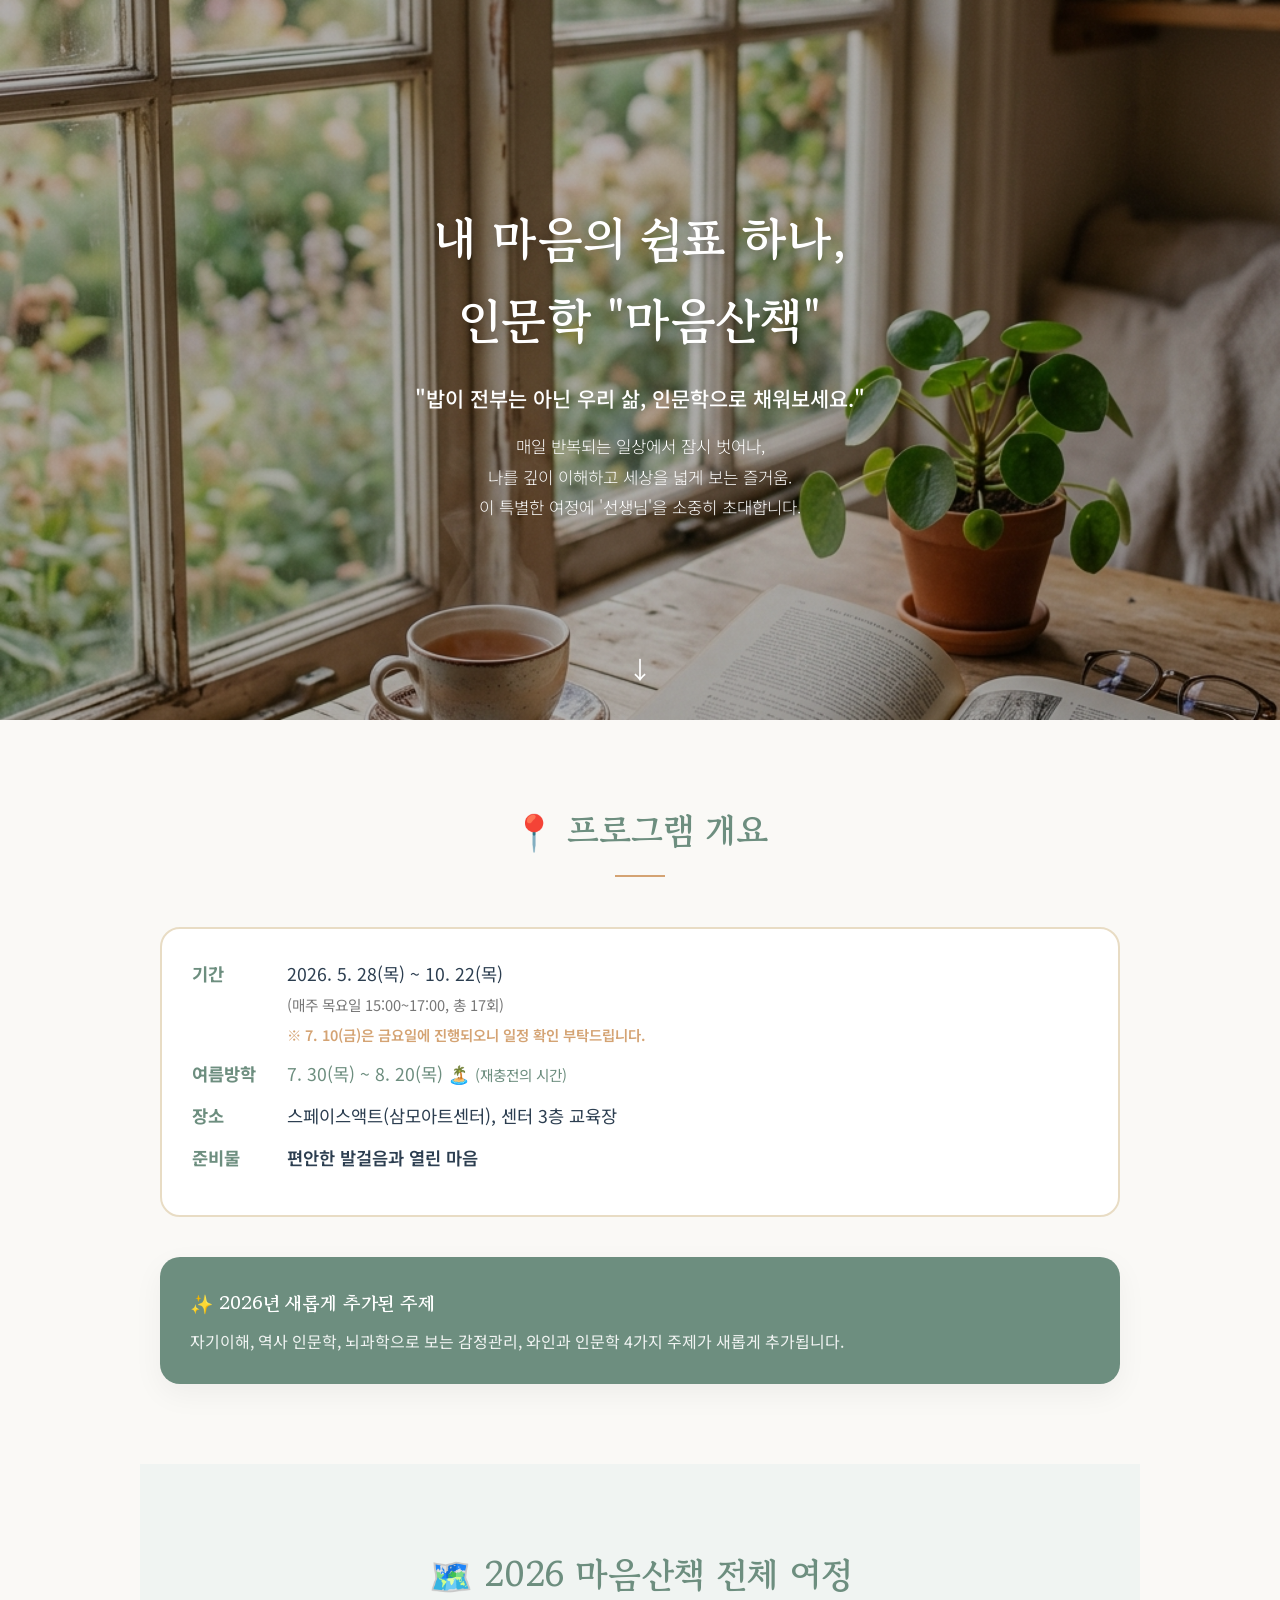
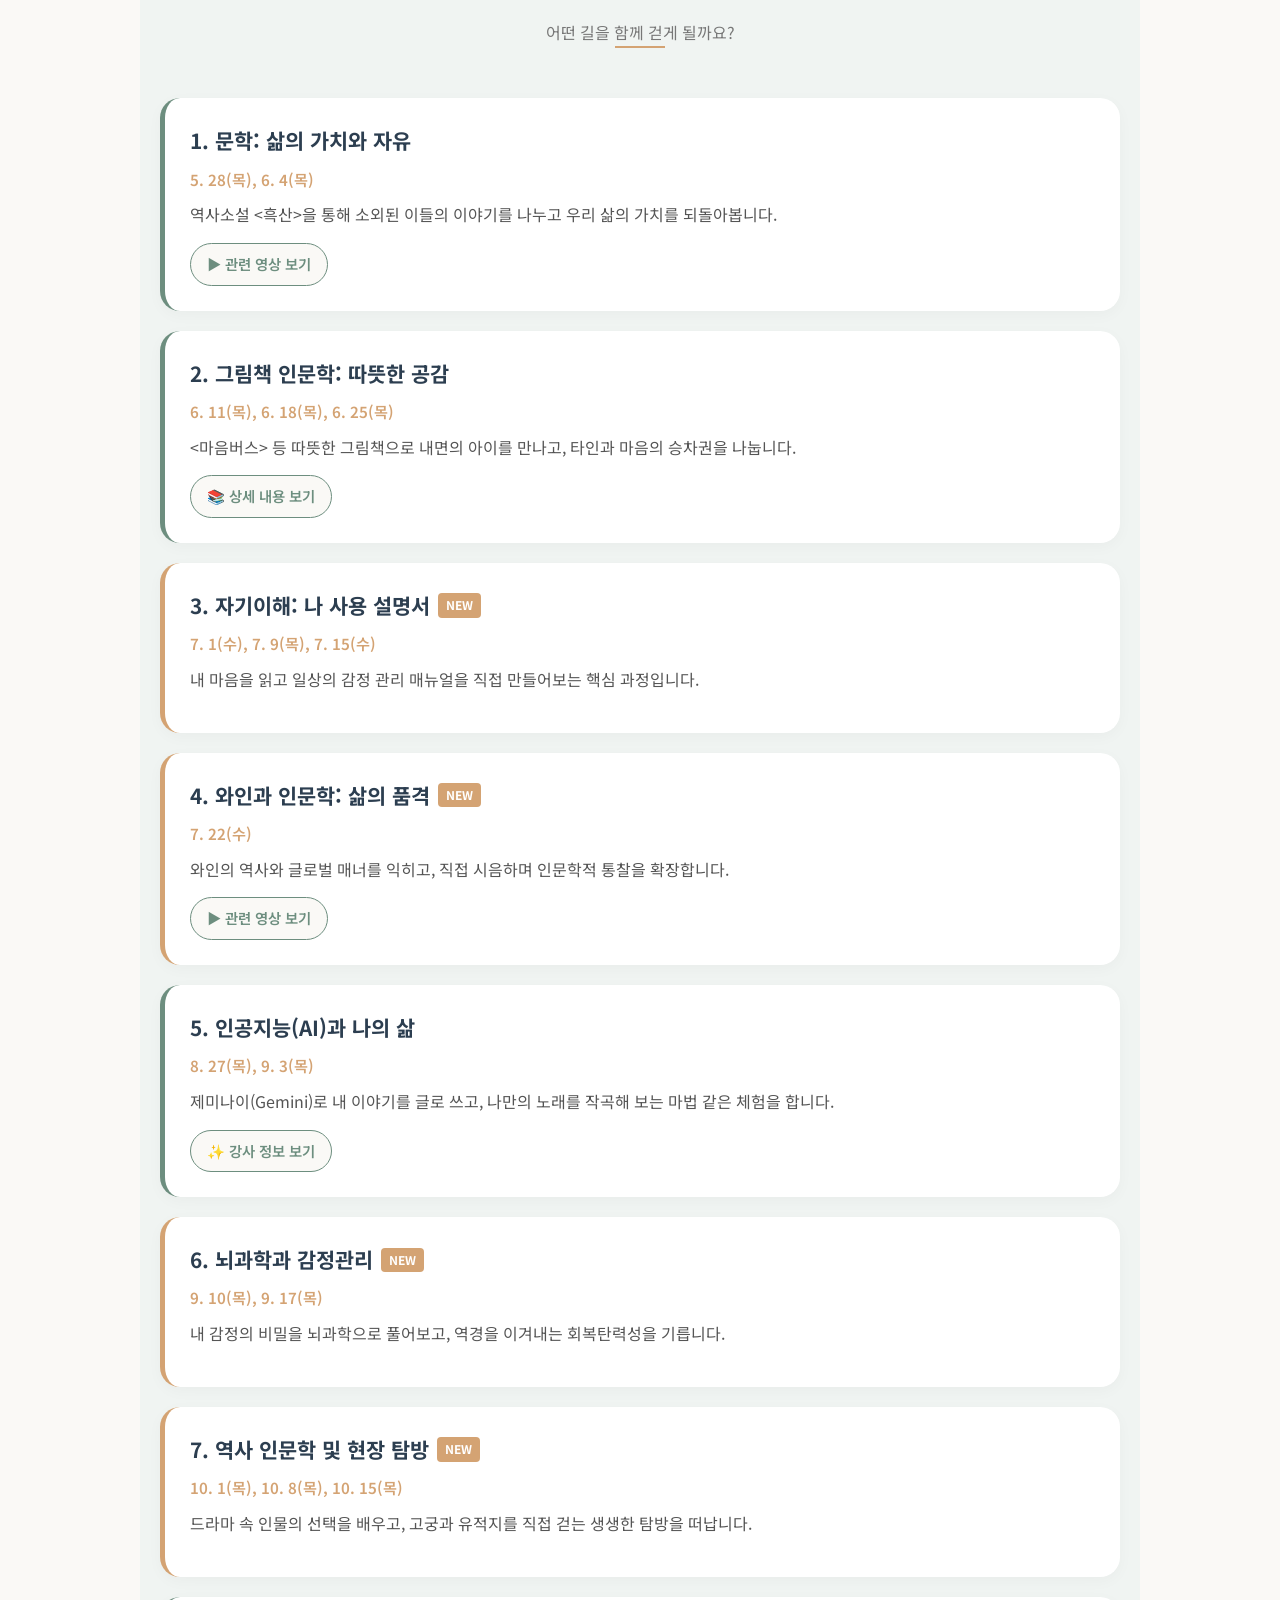
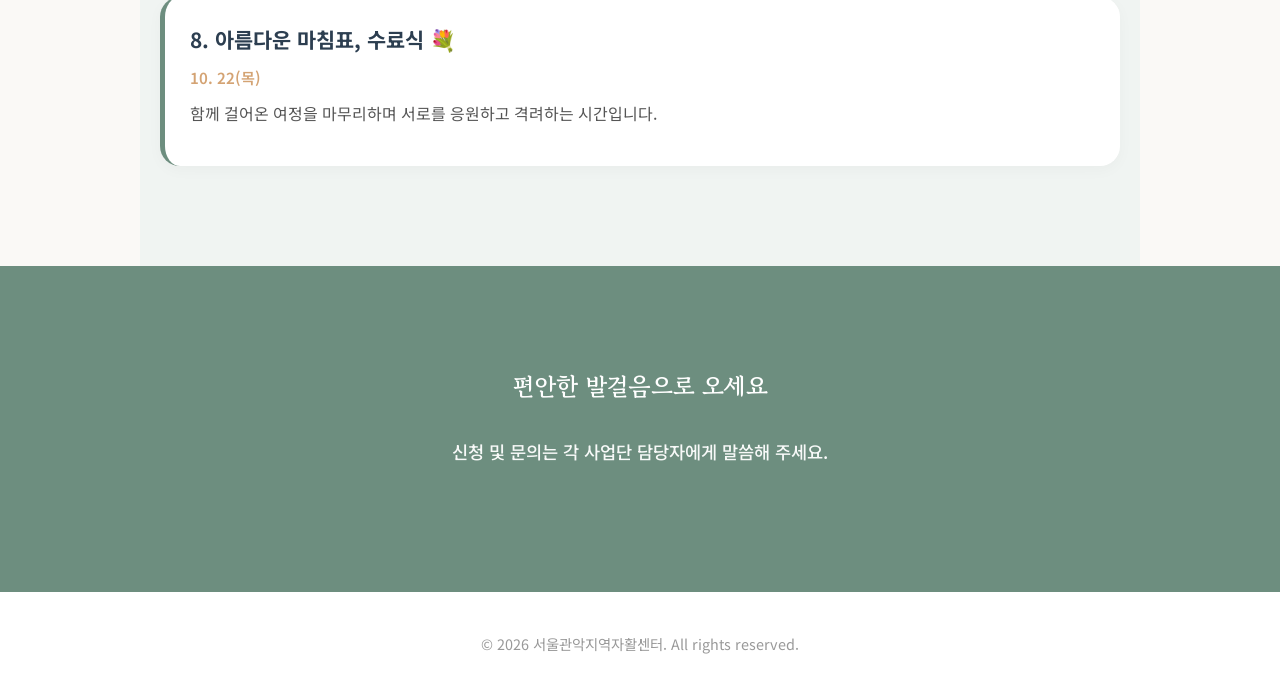
<file: index.html>
<!DOCTYPE html>
<html lang="ko">
<head>
  <meta charset="UTF-8">
  <meta name="viewport" content="width=device-width, initial-scale=1.0">
  
  <!-- 카카오톡/SNS 공유 시 보이는 정보 (Open Graph) -->
  <meta property="og:type" content="website">
  <meta property="og:title" content="마음산책 — 내 마음의 쉼표 하나, 인문학 여행">
  <meta property="og:description" content="밥이 전부는 아닌 우리 삶, 인문학으로 채워보세요. 2026 마음산책 프로그램 안내">
  <meta property="og:image" content="https://maum-walk.netlify.app/assets/hero.png">
  <meta property="og:url" content="https://maum-walk.netlify.app">

  <!-- 트위터/기타 서비스용 -->
  <meta name="twitter:card" content="summary_large_image">
  <meta name="twitter:title" content="마음산책 — 인문학 여행">
  <meta name="twitter:description" content="자활센터 참여자를 위한 따뜻한 인문학 프로그램">
  <meta name="twitter:image" content="https://maum-walk.netlify.app/assets/hero.png">

  <title>마음산책 — 내 마음의 쉼표 하나, 인문학 여행</title>
  <meta name="description" content="2026 서울관악지역자활센터 인문학 프로그램 '마음산책' 안내 페이지입니다.">
  <link rel="stylesheet" href="style.css">
  <link rel="icon" href="data:image/svg+xml,<svg xmlns='http://www.w3.org/2000/svg' viewBox='0 0 100 100'><text y='.9em' font-size='90'>🌿</text></svg>">
  <style>
    .new-badge {
      display: inline-block;
      background-color: var(--accent-color);
      color: white;
      font-size: 0.75rem;
      padding: 2px 8px;
      border-radius: 4px;
      margin-left: 8px;
      font-weight: 700;
      vertical-align: middle;
      font-family: 'Noto Sans KR', sans-serif;
    }
    .overview-box {
      background: #fff;
      border: 2px solid var(--secondary-color);
      border-radius: 20px;
      padding: 30px;
      margin-bottom: 40px;
      text-align: left;
    }
    .overview-list {
      list-style: none;
    }
    .overview-list li {
      margin-bottom: 12px;
      display: flex;
      gap: 15px;
      font-size: 1.1rem;
    }
    .overview-label {
      font-weight: 700;
      color: var(--primary-color);
      min-width: 80px;
    }
    .session-card {
      background: #fff;
      border-radius: 20px;
      padding: 25px;
      margin-bottom: 20px;
      box-shadow: 0 4px 15px rgba(0,0,0,0.03);
      border-left: 5px solid var(--primary-color);
      position: relative;
    }
    .session-title {
      font-size: 1.3rem;
      font-weight: 700;
      color: var(--text-dark);
      margin-bottom: 8px;
      display: flex;
      align-items: center;
      flex-wrap: wrap;
    }
    .session-date {
      color: var(--accent-color);
      font-size: 0.95rem;
      font-weight: 600;
      margin-bottom: 10px;
    }
    .session-desc {
      font-size: 1rem;
      color: #555;
      line-height: 1.6;
      margin-bottom: 15px;
    }
    .link-btn {
      display: inline-flex;
      align-items: center;
      gap: 6px;
      padding: 8px 16px;
      background-color: var(--bg-soft);
      color: var(--primary-color);
      text-decoration: none;
      font-size: 0.9rem;
      font-weight: 600;
      border-radius: 50px;
      border: 1px solid var(--primary-color);
      transition: all 0.3s ease;
    }
    .link-btn:hover {
      background-color: var(--primary-color);
      color: white;
    }
  </style>
</head>
<body>

  <!-- Hero Section -->
  <header class="hero">
    <div class="hero-content">
      <h1 class="animate-up">내 마음의 쉼표 하나,<br>인문학 "마음산책"</h1>
      <p class="animate-up delay-1" style="font-weight: 500; font-size: 1.3rem; margin-bottom: 15px;">
        "밥이 전부는 아닌 우리 삶, 인문학으로 채워보세요."
      </p>
      <p class="animate-up delay-2" style="font-size: 1.05rem; line-height: 1.8;">
        매일 반복되는 일상에서 잠시 벗어나,<br>
        나를 깊이 이해하고 세상을 넓게 보는 즐거움.<br>
        이 특별한 여정에 '선생님'을 소중히 초대합니다.
      </p>
    </div>
    <div class="scroll-indicator">
      <span style="font-size: 24px;">↓</span>
    </div>
  </header>

  <!-- Overview Section -->
  <section id="overview">
    <div class="section-header animate-up">
      <h2>📍 프로그램 개요</h2>
      <div class="divider"></div>
    </div>
    
    <div class="overview-box animate-up">
      <ul class="overview-list">
        <li><span class="overview-label">기간</span> <span>2026. 5. 28(목) ~ 10. 22(목)<br><small style="color:#777;">(매주 목요일 15:00~17:00, 총 17회)</small><br><span style="color:var(--accent-color); font-size: 0.9rem; font-weight: 600; display: block; margin-top: 4px;">※ 7. 10(금)은 금요일에 진행되오니 일정 확인 부탁드립니다.</span></span></li>
        <li><span class="overview-label">여름방학</span> <span style="color:var(--primary-color);">7. 30(목) ~ 8. 20(목) 🏝️ <small>(재충전의 시간)</small></span></li>
        <li><span class="overview-label">장소</span> <span>스페이스액트(삼모아트센터), 센터 3층 교육장</span></li>
        <li><span class="overview-label">준비물</span> <span style="font-weight: 600;">편안한 발걸음과 열린 마음</span></li>
      </ul>
    </div>

    <!-- 2026 Featured Section -->
    <div class="intro-card animate-up" style="background-color: var(--primary-color); color: white; text-align: left; padding:30px;">
      <h3 style="color: white; margin-bottom: 10px;">✨ 2026년 새롭게 추가된 주제</h3>
      <p style="opacity: 0.9; font-size: 1rem; line-height: 1.6;">자기이해, 역사 인문학, 뇌과학으로 보는 감정관리, 와인과 인문학 4가지 주제가 새롭게 추가됩니다.</p>
    </div>
  </section>

  <!-- Full Journey Section -->
  <section id="journey" style="background-color: #f0f4f2;">
    <div class="section-header animate-up">
      <h2>🗺️ 2026 마음산책 전체 여정</h2>
      <p style="margin-top: 10px; color: #777;">어떤 길을 함께 걷게 될까요?</p>
      <div class="divider"></div>
    </div>

    <div class="journey-list animate-up">
      
      <!-- 1. 문학 -->
      <div class="session-card">
        <div class="session-title">1. 문학: 삶의 가치와 자유</div>
        <div class="session-date">5. 28(목), 6. 4(목)</div>
        <p class="session-desc">역사소설 &lt;흑산&gt;을 통해 소외된 이들의 이야기를 나누고 우리 삶의 가치를 되돌아봅니다.</p>
        <a href="https://youtu.be/gNlK1nuG4mQ" target="_blank" class="link-btn">▶ 관련 영상 보기</a>
      </div>

      <!-- 2. 그림책 -->
      <div class="session-card">
        <div class="session-title">2. 그림책 인문학: 따뜻한 공감</div>
        <div class="session-date">6. 11(목), 6. 18(목), 6. 25(목)</div>
        <p class="session-desc">&lt;마음버스&gt; 등 따뜻한 그림책으로 내면의 아이를 만나고, 타인과 마음의 승차권을 나눕니다.</p>
        <a href="https://blog.naver.com/happy_mua" target="_blank" class="link-btn">📚 상세 내용 보기</a>
      </div>

      <!-- 3. 자기이해 [NEW] -->
      <div class="session-card" style="border-left-color: var(--accent-color);">
        <div class="session-title">3. 자기이해: 나 사용 설명서 <span class="new-badge">NEW</span></div>
        <div class="session-date">7. 1(수), 7. 9(목), 7. 15(수)</div>
        <p class="session-desc">내 마음을 읽고 일상의 감정 관리 매뉴얼을 직접 만들어보는 핵심 과정입니다.</p>
      </div>

      <!-- 4. 와인 [NEW] -->
      <div class="session-card" style="border-left-color: var(--accent-color);">
        <div class="session-title">4. 와인과 인문학: 삶의 품격 <span class="new-badge">NEW</span></div>
        <div class="session-date">7. 22(수)</div>
        <p class="session-desc">와인의 역사와 글로벌 매너를 익히고, 직접 시음하며 인문학적 통찰을 확장합니다.</p>
        <a href="https://youtu.be/RQs-sA_D4-M" target="_blank" class="link-btn">▶ 관련 영상 보기</a>
      </div>

      <!-- 5. AI -->
      <div class="session-card">
        <div class="session-title">5. 인공지능(AI)과 나의 삶</div>
        <div class="session-date">8. 27(목), 9. 3(목)</div>
        <p class="session-desc">제미나이(Gemini)로 내 이야기를 글로 쓰고, 나만의 노래를 작곡해 보는 마법 같은 체험을 합니다.</p>
        <a href="https://litt.ly/soyuz" target="_blank" class="link-btn">✨ 강사 정보 보기</a>
      </div>

      <!-- 6. 뇌과학 [NEW] -->
      <div class="session-card" style="border-left-color: var(--accent-color);">
        <div class="session-title">6. 뇌과학과 감정관리 <span class="new-badge">NEW</span></div>
        <div class="session-date">9. 10(목), 9. 17(목)</div>
        <p class="session-desc">내 감정의 비밀을 뇌과학으로 풀어보고, 역경을 이겨내는 회복탄력성을 기릅니다.</p>
      </div>

      <!-- 7. 역사 [NEW] -->
      <div class="session-card" style="border-left-color: var(--accent-color);">
        <div class="session-title">7. 역사 인문학 및 현장 탐방 <span class="new-badge">NEW</span></div>
        <div class="session-date">10. 1(목), 10. 8(목), 10. 15(목)</div>
        <p class="session-desc">드라마 속 인물의 선택을 배우고, 고궁과 유적지를 직접 걷는 생생한 탐방을 떠납니다.</p>
      </div>

      <!-- 8. 수료식 -->
      <div class="session-card">
        <div class="session-title">8. 아름다운 마침표, 수료식 💐</div>
        <div class="session-date">10. 22(목)</div>
        <p class="session-desc">함께 걸어온 여정을 마무리하며 서로를 응원하고 격려하는 시간입니다.</p>
      </div>

    </div>
  </section>

  <!-- CTA Section -->
  <section class="cta">
    <div class="animate-up">
      <h2>편안한 발걸음으로 오세요</h2>
      <p style="margin-bottom: 25px; opacity: 0.95; font-size: 1.1rem; font-weight: 500;">
        신청 및 문의는 각 사업단 담당자에게 말씀해 주세요.
      </p>
    </div>
  </section>

  <footer class="footer">
    <p>© 2026 서울관악지역자활센터. All rights reserved.</p>
  </footer>

  <script>
    const observerOptions = { threshold: 0.1 };
    const observer = new IntersectionObserver((entries) => {
      entries.forEach(entry => {
        if (entry.isIntersecting) {
          entry.target.style.animationPlayState = 'running';
          observer.unobserve(entry.target);
        }
      });
    }, observerOptions);

    document.querySelectorAll('.animate-up').forEach(el => {
      el.style.animationPlayState = 'paused';
      observer.observe(el);
    });
  </script>
</body>
</html>
</file>
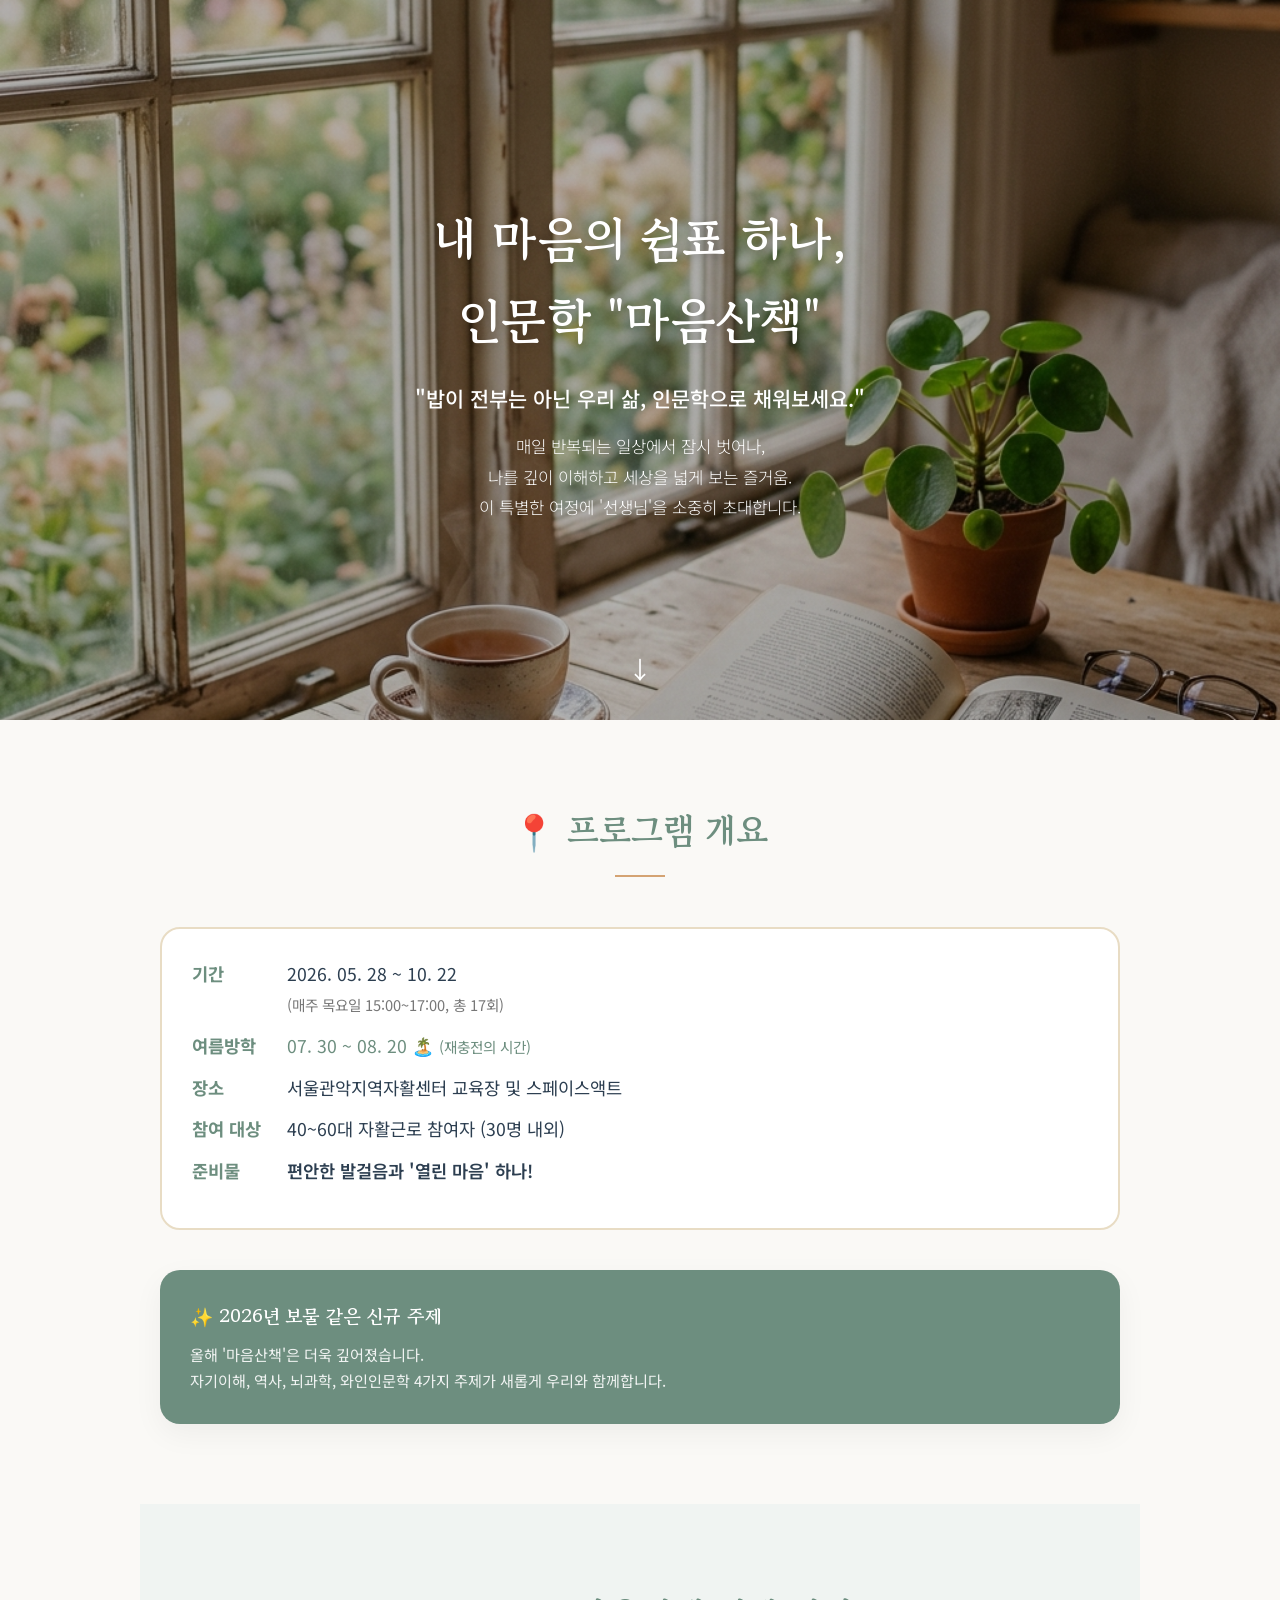
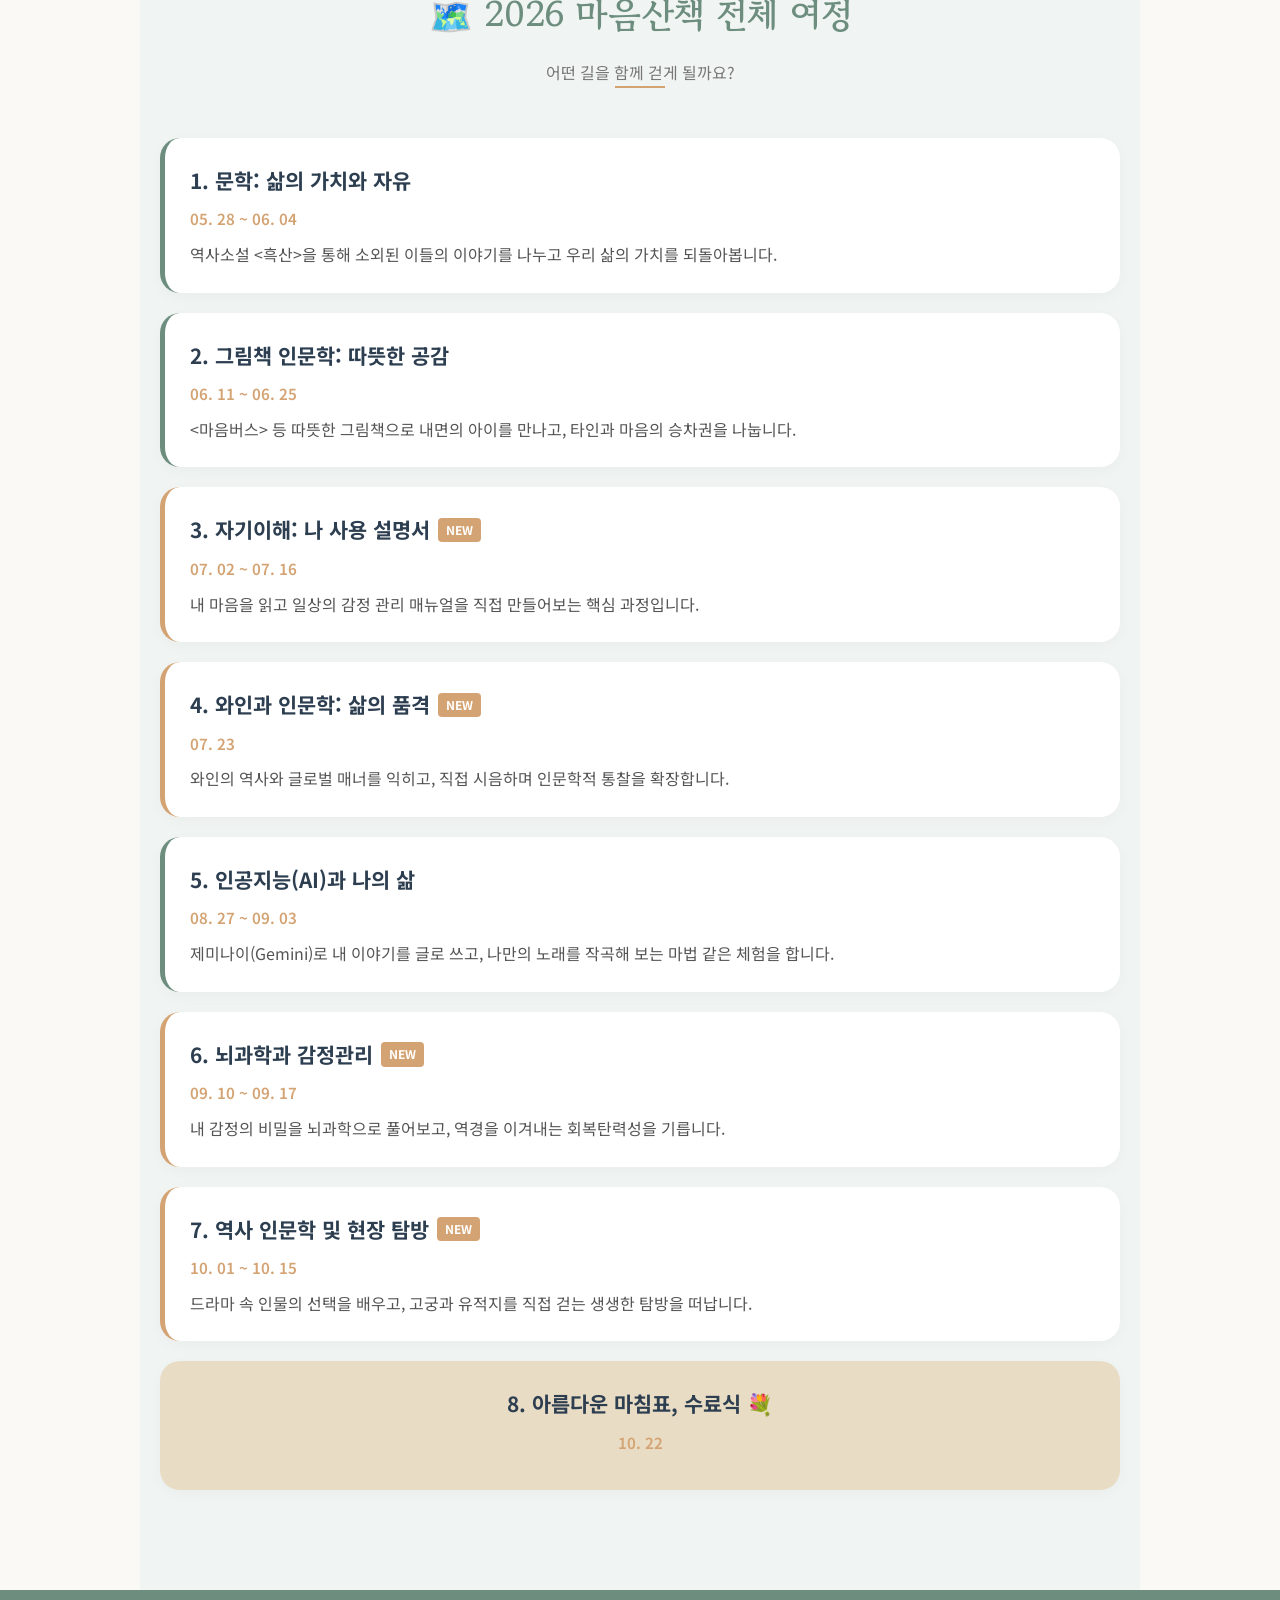
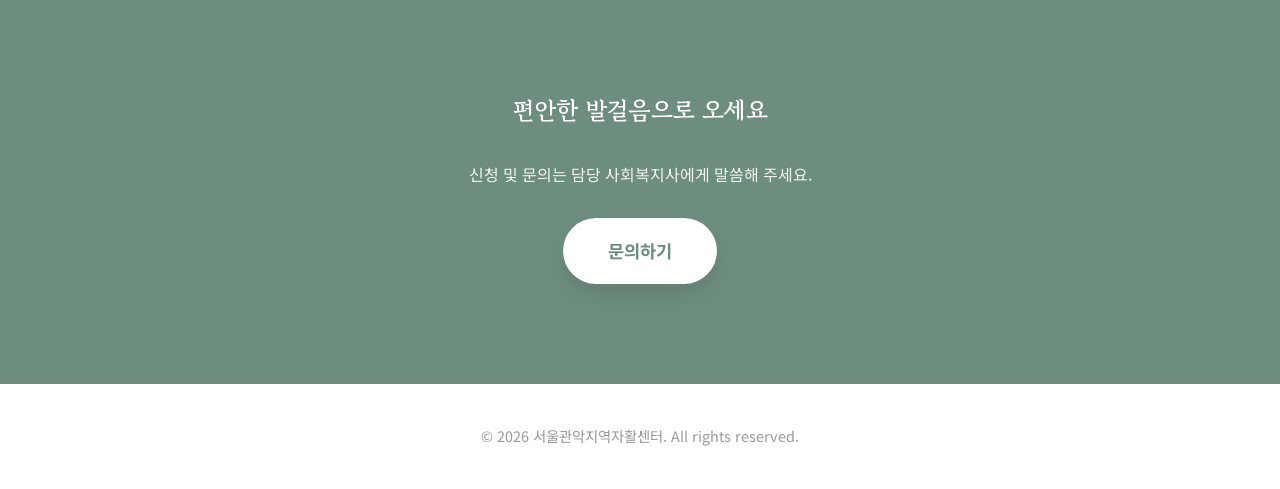
<file: humanities-program/index.html>
<!DOCTYPE html>
<html lang="ko">
<head>
  <meta charset="UTF-8">
  <meta name="viewport" content="width=device-width, initial-scale=1.0">
  <title>마음산책 — 내 마음의 쉼표 하나, 인문학 여행</title>
  <meta name="description" content="2026 서울관악지역자활센터 인문학 프로그램 '마음산책' 안내 페이지입니다.">
  <link rel="stylesheet" href="style.css">
  <link rel="icon" href="data:image/svg+xml,<svg xmlns='http://www.w3.org/2000/svg' viewBox='0 0 100 100'><text y='.9em' font-size='90'>🌿</text></svg>">
  <style>
    /* 추가 인라인 스타일 (상세 커리큘럼용) */
    .new-badge {
      display: inline-block;
      background-color: var(--accent-color);
      color: white;
      font-size: 0.75rem;
      padding: 2px 8px;
      border-radius: 4px;
      margin-left: 8px;
      font-weight: 700;
      vertical-align: middle;
      font-family: 'Noto Sans KR', sans-serif;
    }
    .overview-box {
      background: #fff;
      border: 2px solid var(--secondary-color);
      border-radius: 20px;
      padding: 30px;
      margin-bottom: 40px;
      text-align: left;
    }
    .overview-list {
      list-style: none;
    }
    .overview-list li {
      margin-bottom: 12px;
      display: flex;
      gap: 15px;
      font-size: 1.1rem;
    }
    .overview-label {
      font-weight: 700;
      color: var(--primary-color);
      min-width: 80px;
    }
    .session-card {
      background: #fff;
      border-radius: 20px;
      padding: 25px;
      margin-bottom: 20px;
      box-shadow: 0 4px 15px rgba(0,0,0,0.03);
      border-left: 5px solid var(--primary-color);
    }
    .session-title {
      font-size: 1.3rem;
      font-weight: 700;
      color: var(--text-dark);
      margin-bottom: 8px;
      display: flex;
      align-items: center;
      flex-wrap: wrap;
    }
    .session-date {
      color: var(--accent-color);
      font-size: 0.95rem;
      font-weight: 600;
      margin-bottom: 10px;
    }
    .session-desc {
      font-size: 1rem;
      color: #555;
      line-height: 1.6;
    }
  </style>
</head>
<body>

  <!-- Hero Section -->
  <header class="hero">
    <div class="hero-content">
      <h1 class="animate-up">내 마음의 쉼표 하나,<br>인문학 "마음산책"</h1>
      <p class="animate-up delay-1" style="font-weight: 500; font-size: 1.3rem; margin-bottom: 15px;">
        "밥이 전부는 아닌 우리 삶, 인문학으로 채워보세요."
      </p>
      <p class="animate-up delay-2" style="font-size: 1.05rem; line-height: 1.8;">
        매일 반복되는 일상에서 잠시 벗어나,<br>
        나를 깊이 이해하고 세상을 넓게 보는 즐거움.<br>
        이 특별한 여정에 '선생님'을 소중히 초대합니다.
      </p>
    </div>
    <div class="scroll-indicator">
      <span style="font-size: 24px;">↓</span>
    </div>
  </header>

  <!-- Overview Section -->
  <section id="overview">
    <div class="section-header animate-up">
      <h2>📍 프로그램 개요</h2>
      <div class="divider"></div>
    </div>
    
    <div class="overview-box animate-up">
      <ul class="overview-list">
        <li><span class="overview-label">기간</span> <span>2026. 05. 28 ~ 10. 22<br><small style="color:#777;">(매주 목요일 15:00~17:00, 총 17회)</small></span></li>
        <li><span class="overview-label">여름방학</span> <span style="color:var(--primary-color);">07. 30 ~ 08. 20 🏝️ <small>(재충전의 시간)</small></span></li>
        <li><span class="overview-label">장소</span> <span>서울관악지역자활센터 교육장 및 스페이스액트</span></li>
        <li><span class="overview-label">참여 대상</span> <span>40~60대 자활근로 참여자 (30명 내외)</span></li>
        <li><span class="overview-label">준비물</span> <span style="font-weight: 600;">편안한 발걸음과 '열린 마음' 하나!</span></li>
      </ul>
    </div>

    <!-- 2026 Featured Section -->
    <div class="intro-card animate-up" style="background-color: var(--primary-color); color: white; text-align: left; padding:30px;">
      <h3 style="color: white; margin-bottom: 10px;">✨ 2026년 보물 같은 신규 주제</h3>
      <p style="opacity: 0.9; font-size: 0.95rem;">올해 '마음산책'은 더욱 깊어졌습니다. <br>자기이해, 역사, 뇌과학, 와인인문학 4가지 주제가 새롭게 우리와 함께합니다.</p>
    </div>
  </section>

  <!-- Full Journey Section -->
  <section id="journey" style="background-color: #f0f4f2;">
    <div class="section-header animate-up">
      <h2>🗺️ 2026 마음산책 전체 여정</h2>
      <p style="margin-top: 10px; color: #777;">어떤 길을 함께 걷게 될까요?</p>
      <div class="divider"></div>
    </div>

    <div class="journey-list animate-up">
      
      <!-- 1. 문학 -->
      <div class="session-card">
        <div class="session-title">1. 문학: 삶의 가치와 자유</div>
        <div class="session-date">05. 28 ~ 06. 04</div>
        <p class="session-desc">역사소설 &lt;흑산&gt;을 통해 소외된 이들의 이야기를 나누고 우리 삶의 가치를 되돌아봅니다.</p>
      </div>

      <!-- 2. 그림책 -->
      <div class="session-card">
        <div class="session-title">2. 그림책 인문학: 따뜻한 공감</div>
        <div class="session-date">06. 11 ~ 06. 25</div>
        <p class="session-desc">&lt;마음버스&gt; 등 따뜻한 그림책으로 내면의 아이를 만나고, 타인과 마음의 승차권을 나눕니다.</p>
      </div>

      <!-- 3. 자기이해 [NEW] -->
      <div class="session-card" style="border-left-color: var(--accent-color);">
        <div class="session-title">3. 자기이해: 나 사용 설명서 <span class="new-badge">NEW</span></div>
        <div class="session-date">07. 02 ~ 07. 16</div>
        <p class="session-desc">내 마음을 읽고 일상의 감정 관리 매뉴얼을 직접 만들어보는 핵심 과정입니다.</p>
      </div>

      <!-- 4. 와인 [NEW] -->
      <div class="session-card" style="border-left-color: var(--accent-color);">
        <div class="session-title">4. 와인과 인문학: 삶의 품격 <span class="new-badge">NEW</span></div>
        <div class="session-date">07. 23</div>
        <p class="session-desc">와인의 역사와 글로벌 매너를 익히고, 직접 시음하며 인문학적 통찰을 확장합니다.</p>
      </div>

      <!-- 5. AI -->
      <div class="session-card">
        <div class="session-title">5. 인공지능(AI)과 나의 삶</div>
        <div class="session-date">08. 27 ~ 09. 03</div>
        <p class="session-desc">제미나이(Gemini)로 내 이야기를 글로 쓰고, 나만의 노래를 작곡해 보는 마법 같은 체험을 합니다.</p>
      </div>

      <!-- 6. 뇌과학 [NEW] -->
      <div class="session-card" style="border-left-color: var(--accent-color);">
        <div class="session-title">6. 뇌과학과 감정관리 <span class="new-badge">NEW</span></div>
        <div class="session-date">09. 10 ~ 09. 17</div>
        <p class="session-desc">내 감정의 비밀을 뇌과학으로 풀어보고, 역경을 이겨내는 회복탄력성을 기릅니다.</p>
      </div>

      <!-- 7. 역사 [NEW] -->
      <div class="session-card" style="border-left-color: var(--accent-color);">
        <div class="session-title">7. 역사 인문학 및 현장 탐방 <span class="new-badge">NEW</span></div>
        <div class="session-date">10. 01 ~ 10. 15</div>
        <p class="session-desc">드라마 속 인물의 선택을 배우고, 고궁과 유적지를 직접 걷는 생생한 탐방을 떠납니다.</p>
      </div>

      <!-- 8. 수료식 -->
      <div class="session-card" style="background: var(--secondary-color); border:none; text-align: center;">
        <div class="session-title" style="justify-content: center;">8. 아름다운 마침표, 수료식 💐</div>
        <div class="session-date">10. 22</div>
      </div>

    </div>
  </section>

  <!-- CTA Section -->
  <section class="cta">
    <div class="animate-up">
      <h2>편안한 발걸음으로 오세요</h2>
      <p style="margin-bottom: 30px; opacity: 0.9;">신청 및 문의는 담당 사회복지사에게 말씀해 주세요.</p>
      <a href="tel:02-123-4567" class="btn">문의하기</a>
    </div>
  </section>

  <footer class="footer">
    <p>© 2026 서울관악지역자활센터. All rights reserved.</p>
  </footer>

  <script>
    const observerOptions = { threshold: 0.1 };
    const observer = new IntersectionObserver((entries) => {
      entries.forEach(entry => {
        if (entry.isIntersecting) {
          entry.target.style.animationPlayState = 'running';
          observer.unobserve(entry.target);
        }
      });
    }, observerOptions);

    document.querySelectorAll('.animate-up').forEach(el => {
      el.style.animationPlayState = 'paused';
      observer.observe(el);
    });
  </script>
</body>
</html>
</file>
<file: style.css>
/* Reset & Base */
@import url('https://fonts.googleapis.com/css2?family=Gowun+Batang:wght@400;700&family=Noto+Sans+KR:wght@300;400;500;700&display=swap');

:root {
  --primary-color: #6d8e7f;
  --secondary-color: #e8dcc4;
  --accent-color: #d4a373;
  --text-dark: #2c3e50;
  --text-light: #f8f9fa;
  --bg-soft: #faf9f6;
  --transition: all 0.4s cubic-bezier(0.165, 0.84, 0.44, 1);
}

* {
  margin: 0;
  padding: 0;
  box-sizing: border-box;
  -webkit-font-smoothing: antialiased;
}

body {
  font-family: 'Noto Sans KR', sans-serif;
  background-color: var(--bg-soft);
  color: var(--text-dark);
  line-height: 1.7;
  overflow-x: hidden;
}

h1, h2, h3, .serif {
  font-family: 'Gowun Batang', serif;
}

/* Animations */
@keyframes fadeInUp {
  from { opacity: 0; transform: translateY(30px); }
  to { opacity: 1; transform: translateY(0); }
}

@keyframes fadeIn {
  from { opacity: 0; }
  to { opacity: 1; }
}

.animate-up { opacity: 0; animation: fadeInUp 1s forwards; }
.delay-1 { animation-delay: 0.3s; }
.delay-2 { animation-delay: 0.6s; }
.delay-3 { animation-delay: 0.9s; }

/* Hero Section */
.hero {
  position: relative;
  height: 80vh;
  min-height: 500px;
  display: flex;
  align-items: center;
  justify-content: center;
  text-align: center;
  color: white;
  background: linear-gradient(rgba(0,0,0,0.3), rgba(0,0,0,0.3)), url('assets/hero.png') center/cover no-repeat;
  padding: 20px;
}

.hero-content h1 {
  font-size: 3rem;
  margin-bottom: 20px;
  text-shadow: 0 2px 10px rgba(0,0,0,0.2);
}

.hero-content p {
  font-size: 1.2rem;
  font-weight: 300;
  max-width: 600px;
  margin: 0 auto;
  opacity: 0.9;
}

.scroll-indicator {
  position: absolute;
  bottom: 30px;
  left: 50%;
  transform: translateX(-50%);
  animation: bounce 2s infinite;
}

@keyframes bounce {
  0%, 20%, 50%, 80%, 100% {transform: translateY(0) translateX(-50%);}
  40% {transform: translateY(-10px) translateX(-50%);}
  60% {transform: translateY(-5px) translateX(-50%);}
}

/* Section Header */
section {
  padding: 80px 20px;
  max-width: 1000px;
  margin: 0 auto;
}

.section-header {
  text-align: center;
  margin-bottom: 50px;
}

.section-header h2 {
  font-size: 2.2rem;
  color: var(--primary-color);
  margin-bottom: 15px;
}

.section-header .divider {
  width: 50px;
  height: 2px;
  background-color: var(--accent-color);
  margin: 0 auto;
}

/* Intro Cards */
.intro-grid {
  display: grid;
  grid-template-columns: repeat(auto-fit, minmax(280px, 1fr));
  gap: 30px;
}

.intro-card {
  background: white;
  padding: 40px 30px;
  border-radius: 20px;
  box-shadow: 0 10px 30px rgba(0,0,0,0.05);
  transition: var(--transition);
  text-align: center;
}

.intro-card:hover {
  transform: translateY(-10px);
  box-shadow: 0 20px 40px rgba(109, 142, 127, 0.1);
}

.intro-card .icon {
  font-size: 2.5rem;
  margin-bottom: 20px;
  display: block;
}

.intro-card h3 {
  margin-bottom: 15px;
  color: var(--text-dark);
}

/* Curriculum Timeline */
.timeline {
  position: relative;
  margin-top: 40px;
}

.timeline-item {
  display: flex;
  margin-bottom: 40px;
  position: relative;
}

.timeline-date {
  min-width: 100px;
  font-weight: 700;
  color: var(--accent-color);
  font-size: 1.1rem;
}

.timeline-content {
  padding-left: 30px;
  border-left: 2px solid var(--secondary-color);
  flex-grow: 1;
}

.timeline-content h4 {
  font-size: 1.2rem;
  margin-bottom: 10px;
}

/* CTA Section */
.cta {
  background-color: var(--primary-color);
  color: white;
  text-align: center;
  padding: 100px 20px;
  border-radius: 0;
  margin: 0;
  max-width: none;
}

.cta h2 { color: white; margin-bottom: 30px; }

.btn {
  display: inline-block;
  padding: 18px 45px;
  background-color: white;
  color: var(--primary-color);
  text-decoration: none;
  font-weight: 700;
  border-radius: 50px;
  font-size: 1.1rem;
  transition: var(--transition);
  box-shadow: 0 10px 20px rgba(0,0,0,0.1);
}

.btn:hover {
  transform: scale(1.05);
  box-shadow: 0 15px 30px rgba(0,0,0,0.2);
}

.footer {
  text-align: center;
  padding: 40px 20px;
  font-size: 0.9rem;
  color: #999;
  background-color: #fff;
}

/* Mobile Responsive */
@media (max-width: 768px) {
  .hero-content h1 { font-size: 2.2rem; }
  .section-header h2 { font-size: 1.8rem; }

  section {
    padding: 50px 20px;
  }

  .cta {
    padding: 60px 20px;
  }

  .timeline-item {
    flex-direction: column;
  }

  .timeline-date {
    min-width: unset;
    font-size: 0.9rem;
    margin-bottom: 8px;
  }

  .timeline-content {
    padding-left: 16px;
  }

  .btn {
    padding: 14px 30px;
    font-size: 1rem;
  }
}

@media (max-width: 480px) {
  .hero-content h1 { font-size: 1.7rem; }
  .hero-content p { font-size: 1rem; }
  .section-header h2 { font-size: 1.5rem; }

  section {
    padding: 36px 16px;
  }

  .cta {
    padding: 48px 16px;
  }
}
</file>
<file: humanities-program/style.css>
/* Reset & Base */
@import url('https://fonts.googleapis.com/css2?family=Gowun+Batang:wght@400;700&family=Noto+Sans+KR:wght@300;400;500;700&display=swap');

:root {
  --primary-color: #6d8e7f;
  --secondary-color: #e8dcc4;
  --accent-color: #d4a373;
  --text-dark: #2c3e50;
  --text-light: #f8f9fa;
  --bg-soft: #faf9f6;
  --transition: all 0.4s cubic-bezier(0.165, 0.84, 0.44, 1);
}

* {
  margin: 0;
  padding: 0;
  box-sizing: border-box;
  -webkit-font-smoothing: antialiased;
}

body {
  font-family: 'Noto Sans KR', sans-serif;
  background-color: var(--bg-soft);
  color: var(--text-dark);
  line-height: 1.7;
  overflow-x: hidden;
}

h1, h2, h3, .serif {
  font-family: 'Gowun Batang', serif;
}

/* Animations */
@keyframes fadeInUp {
  from { opacity: 0; transform: translateY(30px); }
  to { opacity: 1; transform: translateY(0); }
}

@keyframes fadeIn {
  from { opacity: 0; }
  to { opacity: 1; }
}

.animate-up { opacity: 0; animation: fadeInUp 1s forwards; }
.delay-1 { animation-delay: 0.3s; }
.delay-2 { animation-delay: 0.6s; }
.delay-3 { animation-delay: 0.9s; }

/* Hero Section */
.hero {
  position: relative;
  height: 80vh;
  min-height: 500px;
  display: flex;
  align-items: center;
  justify-content: center;
  text-align: center;
  color: white;
  background: linear-gradient(rgba(0,0,0,0.3), rgba(0,0,0,0.3)), url('assets/hero.png') center/cover no-repeat;
  padding: 20px;
}

.hero-content h1 {
  font-size: 3rem;
  margin-bottom: 20px;
  text-shadow: 0 2px 10px rgba(0,0,0,0.2);
}

.hero-content p {
  font-size: 1.2rem;
  font-weight: 300;
  max-width: 600px;
  margin: 0 auto;
  opacity: 0.9;
}

.scroll-indicator {
  position: absolute;
  bottom: 30px;
  left: 50%;
  transform: translateX(-50%);
  animation: bounce 2s infinite;
}

@keyframes bounce {
  0%, 20%, 50%, 80%, 100% {transform: translateY(0) translateX(-50%);}
  40% {transform: translateY(-10px) translateX(-50%);}
  60% {transform: translateY(-5px) translateX(-50%);}
}

/* Section Header */
section {
  padding: 80px 20px;
  max-width: 1000px;
  margin: 0 auto;
}

.section-header {
  text-align: center;
  margin-bottom: 50px;
}

.section-header h2 {
  font-size: 2.2rem;
  color: var(--primary-color);
  margin-bottom: 15px;
}

.section-header .divider {
  width: 50px;
  height: 2px;
  background-color: var(--accent-color);
  margin: 0 auto;
}

/* Intro Cards */
.intro-grid {
  display: grid;
  grid-template-columns: repeat(auto-fit, minmax(280px, 1fr));
  gap: 30px;
}

.intro-card {
  background: white;
  padding: 40px 30px;
  border-radius: 20px;
  box-shadow: 0 10px 30px rgba(0,0,0,0.05);
  transition: var(--transition);
  text-align: center;
}

.intro-card:hover {
  transform: translateY(-10px);
  box-shadow: 0 20px 40px rgba(109, 142, 127, 0.1);
}

.intro-card .icon {
  font-size: 2.5rem;
  margin-bottom: 20px;
  display: block;
}

.intro-card h3 {
  margin-bottom: 15px;
  color: var(--text-dark);
}

/* Curriculum Timeline */
.timeline {
  position: relative;
  margin-top: 40px;
}

.timeline-item {
  display: flex;
  margin-bottom: 40px;
  position: relative;
}

.timeline-date {
  min-width: 100px;
  font-weight: 700;
  color: var(--accent-color);
  font-size: 1.1rem;
}

.timeline-content {
  padding-left: 30px;
  border-left: 2px solid var(--secondary-color);
  flex-grow: 1;
}

.timeline-content h4 {
  font-size: 1.2rem;
  margin-bottom: 10px;
}

/* CTA Section */
.cta {
  background-color: var(--primary-color);
  color: white;
  text-align: center;
  padding: 100px 20px;
  border-radius: 0;
  margin: 0;
  max-width: none;
}

.cta h2 { color: white; margin-bottom: 30px; }

.btn {
  display: inline-block;
  padding: 18px 45px;
  background-color: white;
  color: var(--primary-color);
  text-decoration: none;
  font-weight: 700;
  border-radius: 50px;
  font-size: 1.1rem;
  transition: var(--transition);
  box-shadow: 0 10px 20px rgba(0,0,0,0.1);
}

.btn:hover {
  transform: scale(1.05);
  box-shadow: 0 15px 30px rgba(0,0,0,0.2);
}

.footer {
  text-align: center;
  padding: 40px 20px;
  font-size: 0.9rem;
  color: #999;
  background-color: #fff;
}

/* Mobile Responsive */
@media (max-width: 768px) {
  .hero-content h1 { font-size: 2.2rem; }
  .section-header h2 { font-size: 1.8rem; }
  .timeline-date { min-width: 80px; font-size: 0.9rem; }
}
</file>
